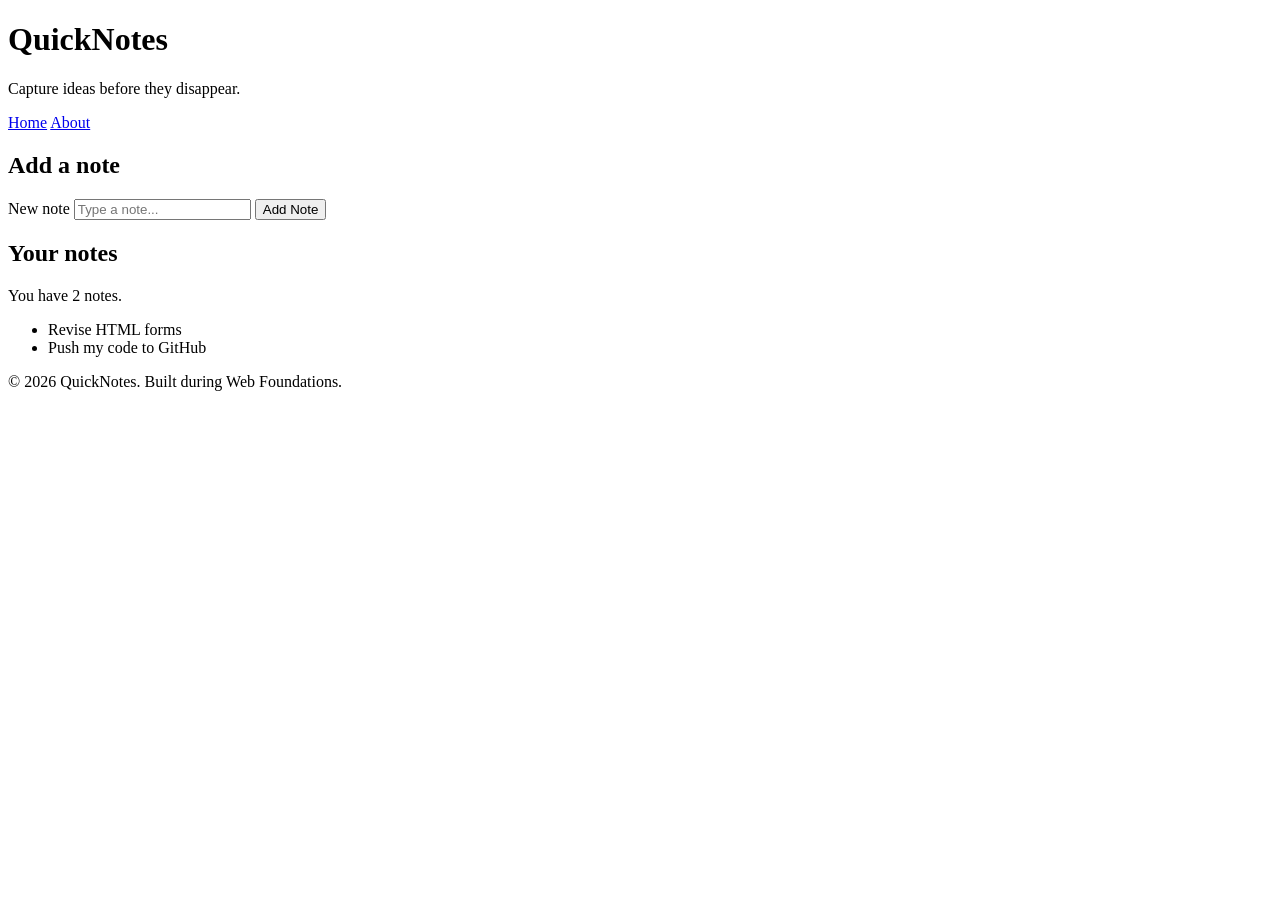
<file: day1/index.html>
<!DOCTYPE html>
<html lang="en">
  <head>
    <meta charset="UTF-8" />
    <meta name="viewport" content="width=device-width, initial-scale=1.0" />
    <title>QuickNotes</title>
  </head>
  <body>
    <header>
      <h1>QuickNotes</h1>
      <p>Capture ideas before they disappear.</p>
      <nav>
        <a href="index.html">Home</a>
        <a href="about.html">About</a>
      </nav>
    </header>

    <main>
      <section>
        <h2>Add a note</h2>
        <form id="note-form">
          <label for="note-input">New note</label>
          <input type="text" id="note-input" placeholder="Type a note..." />
          <button type="submit">Add Note</button>
        </form>
      </section>

      <section>
        <h2>Your notes</h2>
        <p id="note-count">You have 2 notes.</p>
        <ul id="notes-list">
          <li>Revise HTML forms</li>
          <li>Push my code to GitHub</li>
        </ul>
      </section>
    </main>

    <footer>
      <p>&copy; 2026 QuickNotes. Built during Web Foundations.</p>
    </footer>
  </body>
</html>
</file>
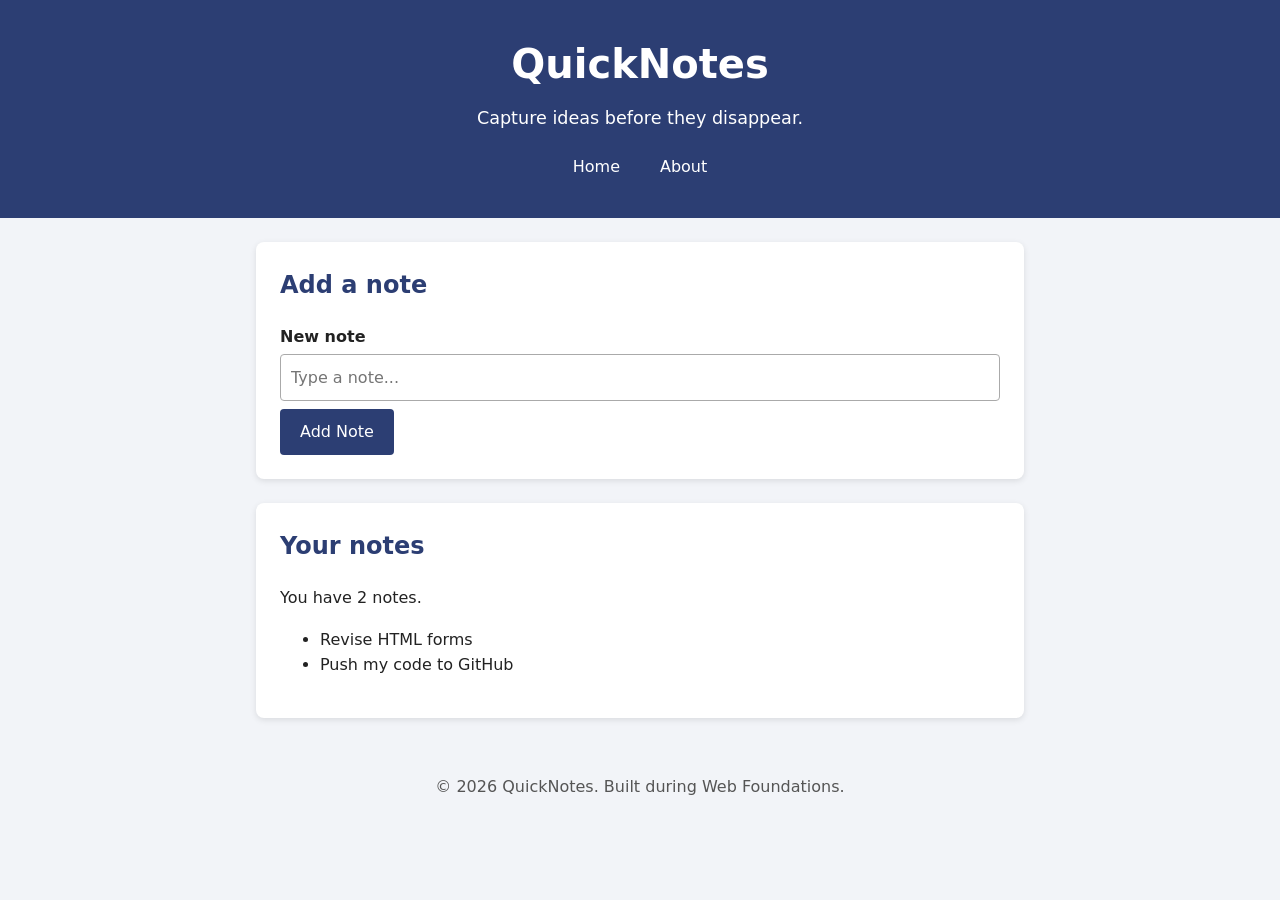
<file: day2/index.html>
<!DOCTYPE html>
<html lang="en">
  <head>
    <meta charset="UTF-8" />
    <meta name="viewport" content="width=device-width, initial-scale=1.0" />
    <title>QuickNotes</title>
    <link rel="stylesheet" href="style.css" />
  </head>
  <body>
    <header>
      <h1>QuickNotes</h1>
      <p>Capture ideas before they disappear.</p>
      <nav>
        <a href="index.html">Home</a>
        <a href="about.html">About</a>
      </nav>
    </header>

    <main>
      <section>
        <h2>Add a note</h2>
        <form id="note-form">
          <label for="note-input">New note</label>
          <input type="text" id="note-input" placeholder="Type a note..." />
          <button type="submit">Add Note</button>
        </form>
      </section>

      <section>
        <h2>Your notes</h2>
        <p id="note-count">You have 2 notes.</p>
        <ul id="notes-list">
          <li>Revise HTML forms</li>
          <li>Push my code to GitHub</li>
        </ul>
      </section>
    </main>

    <footer>
      <p>&copy; 2026 QuickNotes. Built during Web Foundations.</p>
    </footer>
  </body>
</html>
</file>
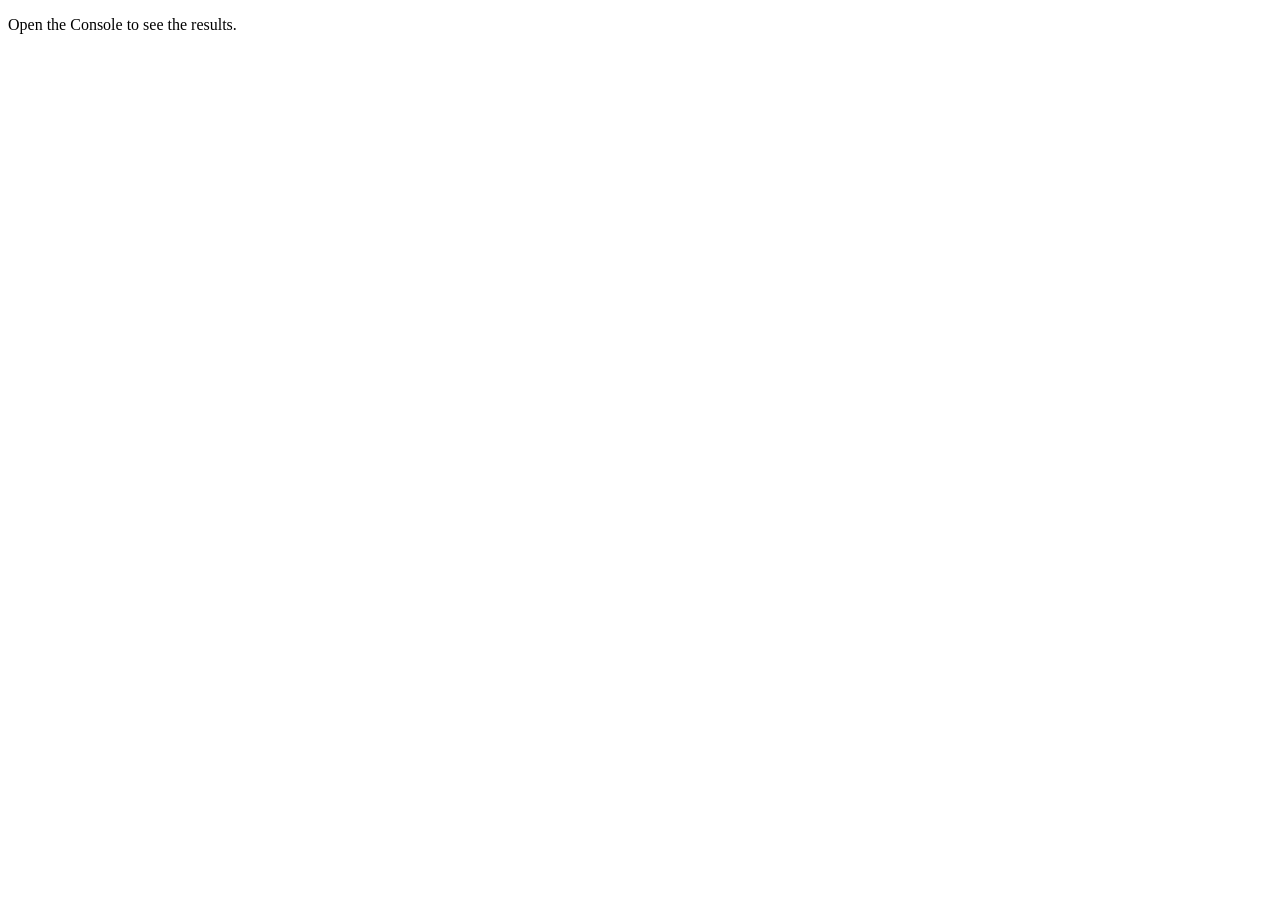
<file: day3/index.html>
<!DOCTYPE html>
<html lang="en">
  <head>
    <meta charset="UTF-8" />
    <meta name="viewport" content="width=device-width, initial-scale=1.0" />
    <title>Notes Toolkit</title>
    <script src="script.js" defer></script>
  </head>
  <body>
    <p>Open the Console to see the results.</p>
  </body>
</html>
</file>
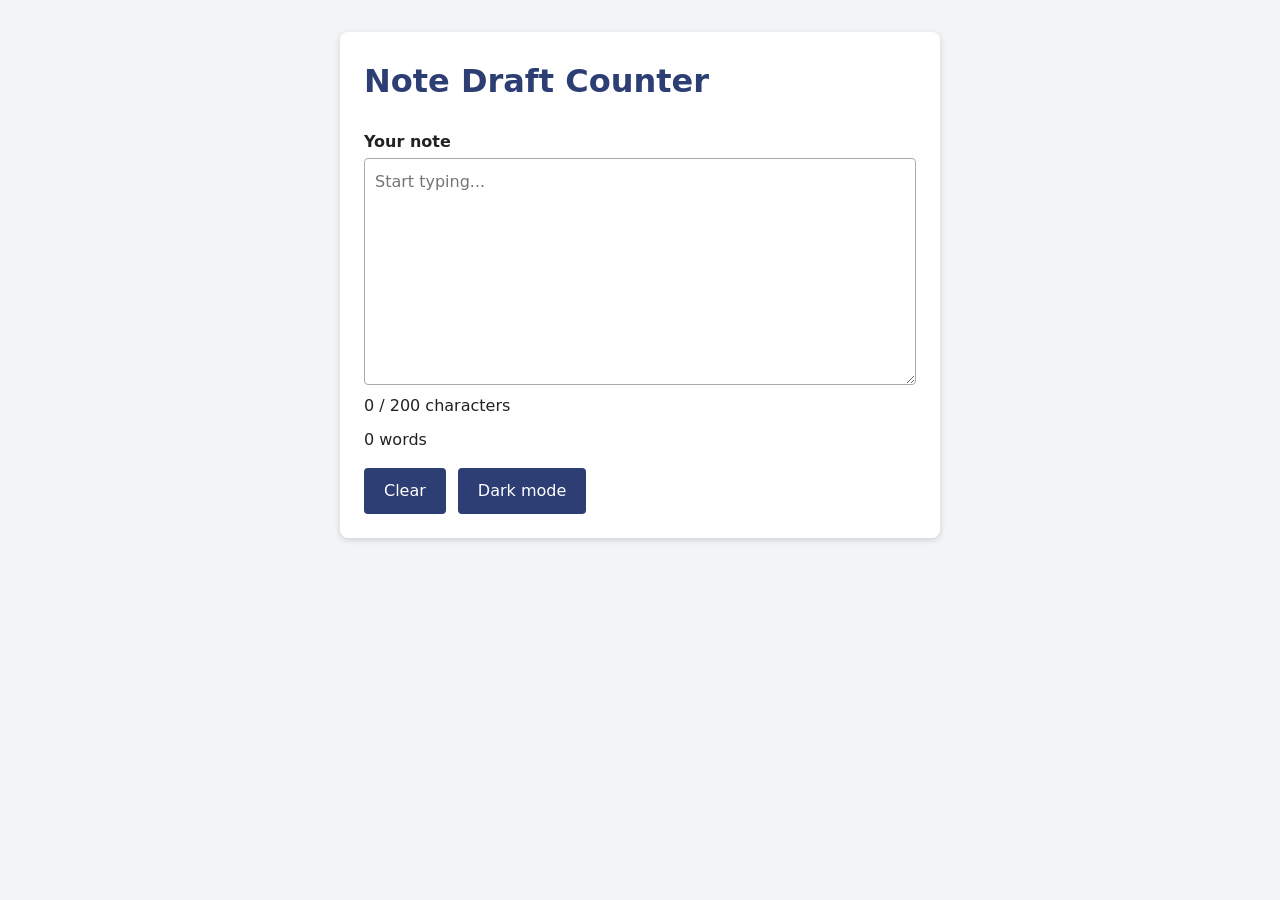
<file: day4/index.html>
<!DOCTYPE html>
<html lang="en">
  <head>
    <meta charset="UTF-8" />
    <meta name="viewport" content="width=device-width, initial-scale=1.0" />
    <title>Note Draft Counter</title>
    <link rel="stylesheet" href="style.css" />
    <script src="script.js" defer></script>
  </head>
  <body>
    <main>
      <h1>Note Draft Counter</h1>

      <label for="note-text">Your note</label>
      <textarea id="note-text" rows="8" placeholder="Start typing..."></textarea>

      <p id="char-count">0 / 200 characters</p>
      <p id="word-count">0 words</p>

      <div class="buttons">
        <button id="clear-btn" type="button">Clear</button>
        <button id="theme-toggle" type="button">Dark mode</button>
      </div>
    </main>
  </body>
</html>
</file>
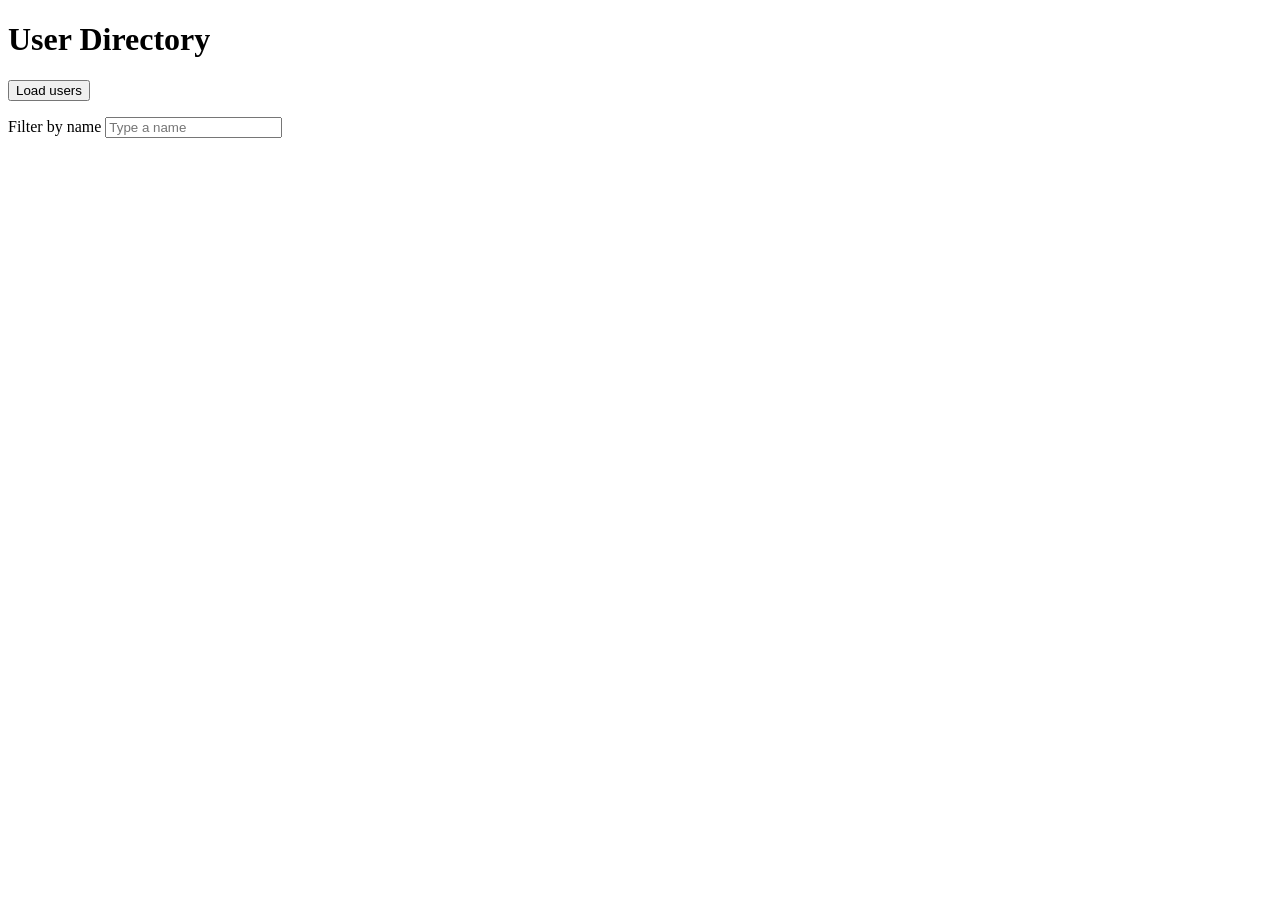
<file: day5/index.html>
<!DOCTYPE html>
<html lang="en">
<head>
  <meta charset="UTF-8">
  <meta name="viewport" content="width=device-width, initial-scale=1.0">
  <title>User Directory</title>
  <script src="users.js" defer></script>
</head>
<body>
  <h1>User Directory</h1>

  <button id="load-users">Load users</button>

  <p>
    <label for="filter-input">Filter by name</label>
    <input type="text" id="filter-input" placeholder="Type a name">
  </p>

  <p id="status"></p>
  <ul id="users-list"></ul>
</body>
</html>
</file>
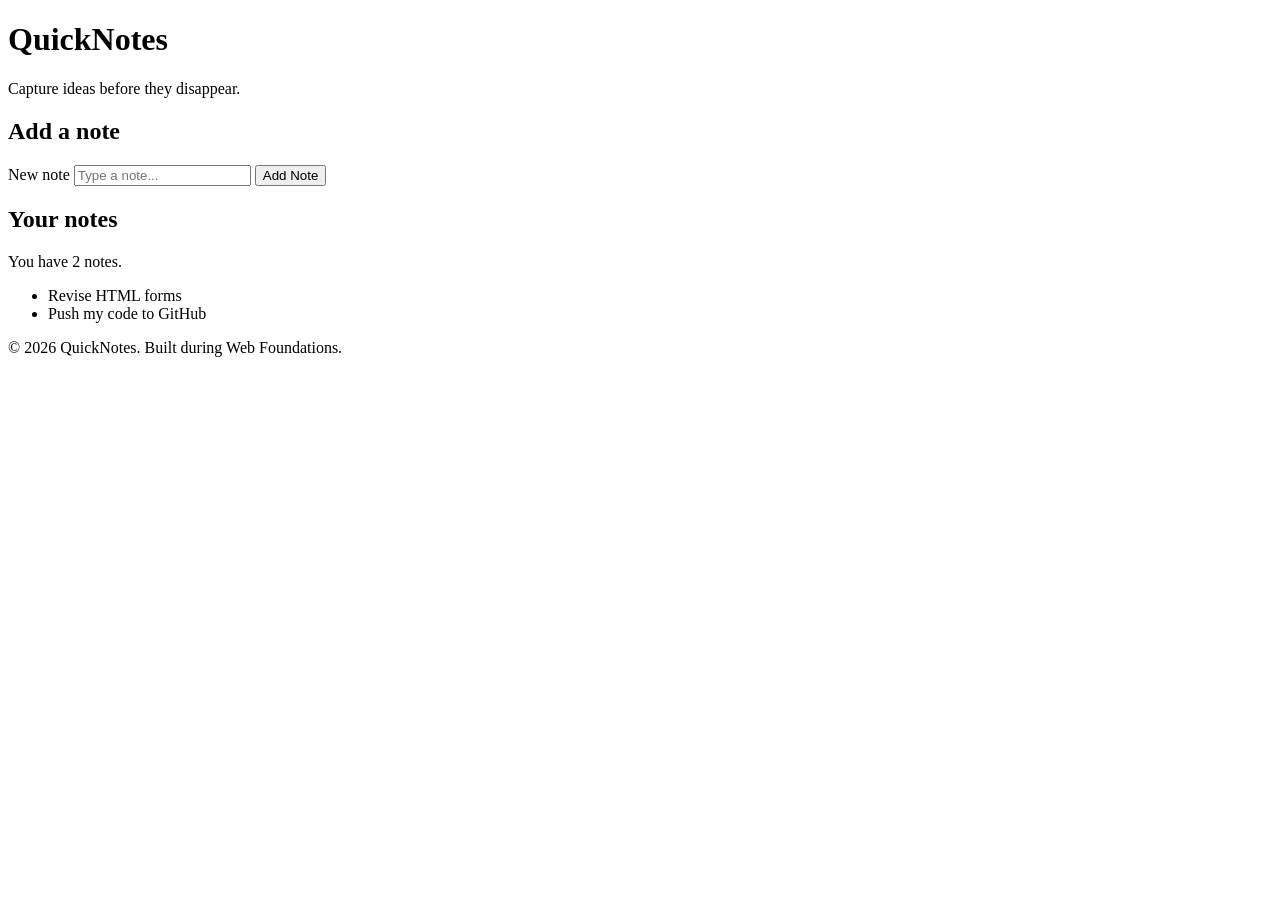
<file: practice/quicknotes-day1/index.html>
<!DOCTYPE html>
<html lang="en">
  <head>
    <meta charset="UTF-8" />
    <meta name="viewport" content="width=device-width, initial-scale=1.0" />
    <title>QuickNotes</title>
  </head>
  <body>
    <header>
      <h1>QuickNotes</h1>
      <p>Capture ideas before they disappear.</p>
    </header>
 
    <main>
      <section>
        <h2>Add a note</h2>
        <form id="note-form">
          <label for="note-input">New note</label>
          <input type="text" id="note-input" placeholder="Type a note..." />
          <button type="submit">Add Note</button>
        </form>
      </section>
 
      <section>
        <h2>Your notes</h2>
        <p id="note-count">You have 2 notes.</p>
        <ul id="notes-list">
          <li>Revise HTML forms</li>
          <li>Push my code to GitHub</li>
        </ul>
      </section>
    </main>
 
    <footer>
      <p>&copy; 2026 QuickNotes. Built during Web Foundations.</p>
    </footer>
  </body>
</html>
</file>
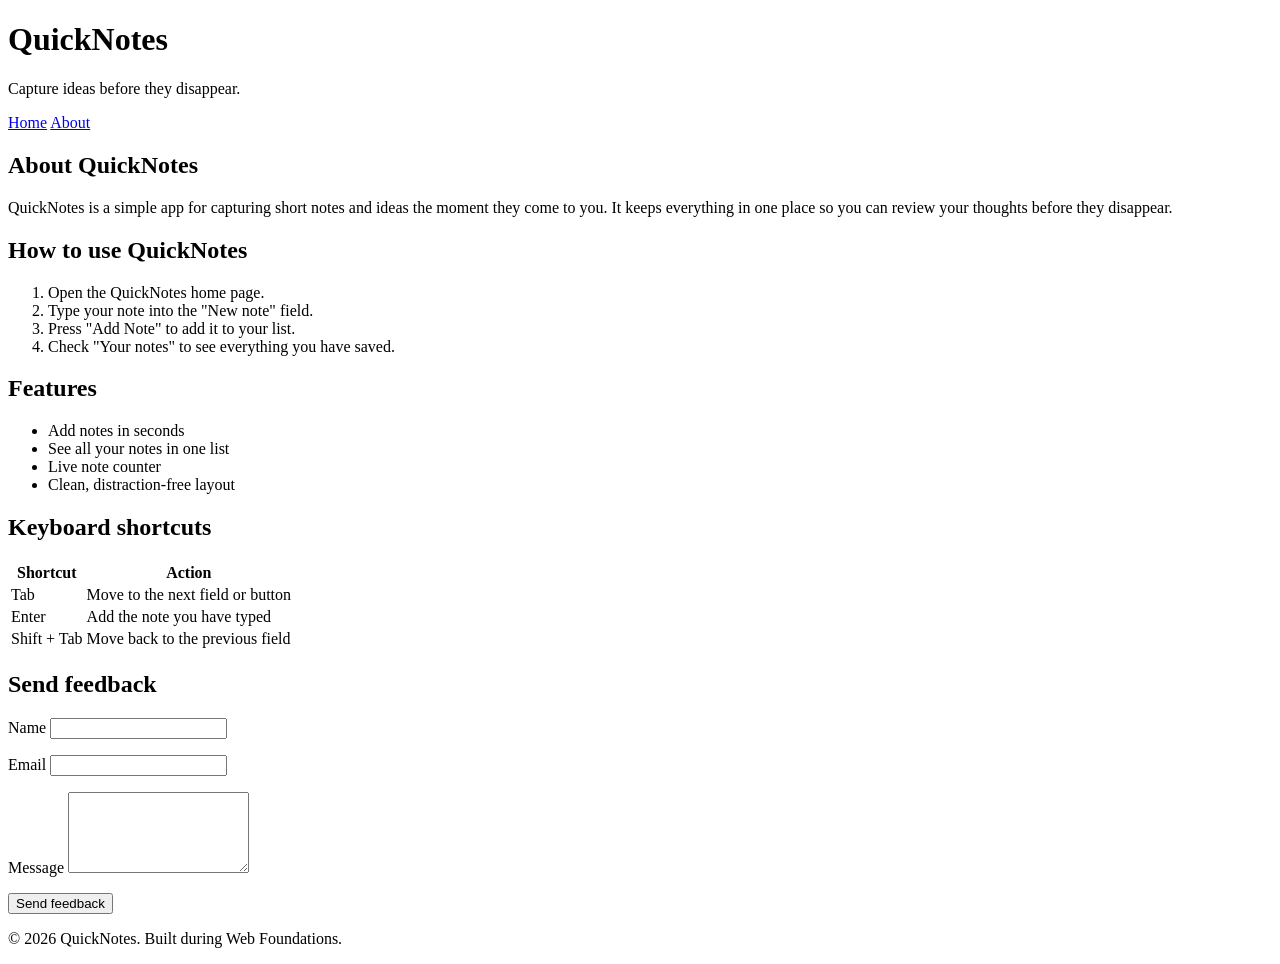
<file: day1/about.html>
<!DOCTYPE html>
<html lang="en">
  <head>
    <meta charset="UTF-8" />
    <meta name="viewport" content="width=device-width, initial-scale=1.0" />
    <title>About QuickNotes</title>
  </head>
  <body>
    <header>
      <h1>QuickNotes</h1>
      <p>Capture ideas before they disappear.</p>
      <nav>
        <a href="index.html">Home</a>
        <a href="about.html">About</a>
      </nav>
    </header>

    <main>
      <h2>About QuickNotes</h2>
      <p>
        QuickNotes is a simple app for capturing short notes and ideas the
        moment they come to you. It keeps everything in one place so you can
        review your thoughts before they disappear.
      </p>

      <section>
        <h2>How to use QuickNotes</h2>
        <ol>
          <li>Open the QuickNotes home page.</li>
          <li>Type your note into the "New note" field.</li>
          <li>Press "Add Note" to add it to your list.</li>
          <li>Check "Your notes" to see everything you have saved.</li>
        </ol>
      </section>

      <section>
        <h2>Features</h2>
        <ul>
          <li>Add notes in seconds</li>
          <li>See all your notes in one list</li>
          <li>Live note counter</li>
          <li>Clean, distraction-free layout</li>
        </ul>
      </section>

      <section>
        <h2>Keyboard shortcuts</h2>
        <table>
          <thead>
            <tr>
              <th>Shortcut</th>
              <th>Action</th>
            </tr>
          </thead>
          <tbody>
            <tr>
              <td>Tab</td>
              <td>Move to the next field or button</td>
            </tr>
            <tr>
              <td>Enter</td>
              <td>Add the note you have typed</td>
            </tr>
            <tr>
              <td>Shift + Tab</td>
              <td>Move back to the previous field</td>
            </tr>
          </tbody>
        </table>
      </section>

      <section>
        <h2>Send feedback</h2>
        <form action="#" method="post">
          <p>
            <label for="feedback-name">Name</label>
            <input type="text" id="feedback-name" name="name" required />
          </p>
          <p>
            <label for="feedback-email">Email</label>
            <input type="email" id="feedback-email" name="email" required />
          </p>
          <p>
            <label for="feedback-message">Message</label>
            <textarea
              id="feedback-message"
              name="message"
              rows="5"
              required
            ></textarea>
          </p>
          <button type="submit">Send feedback</button>
        </form>
      </section>
    </main>

    <footer>
      <p>&copy; 2026 QuickNotes. Built during Web Foundations.</p>
    </footer>
  </body>
</html>
</file>
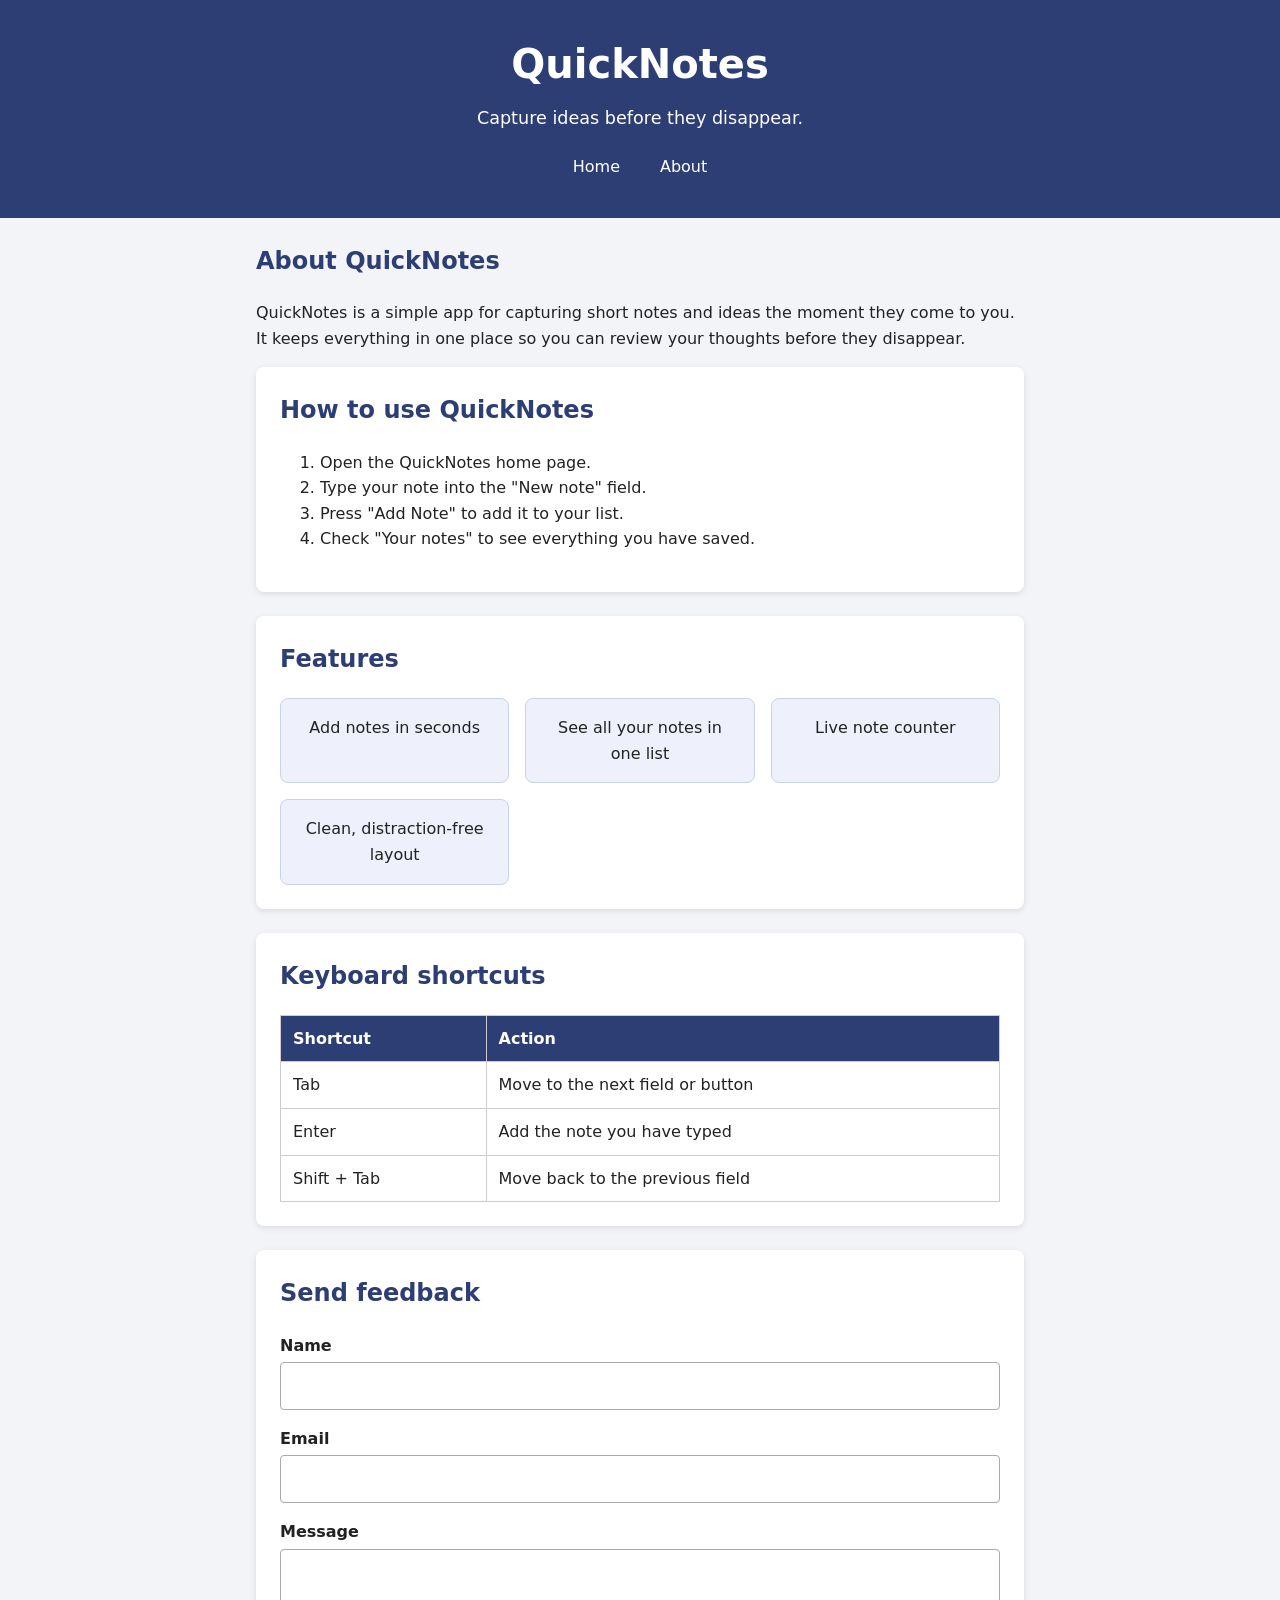
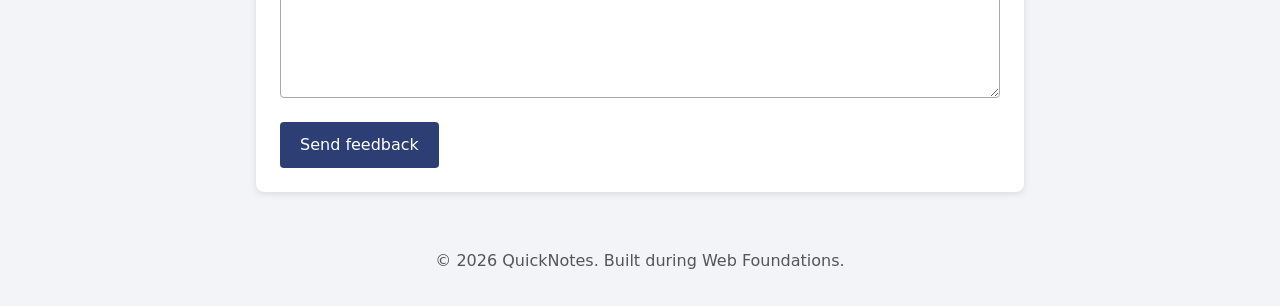
<file: day2/about.html>
<!DOCTYPE html>
<html lang="en">
  <head>
    <meta charset="UTF-8" />
    <meta name="viewport" content="width=device-width, initial-scale=1.0" />
    <title>About QuickNotes</title>
    <link rel="stylesheet" href="style.css" />
  </head>
  <body>
    <header>
      <h1>QuickNotes</h1>
      <p>Capture ideas before they disappear.</p>
      <nav>
        <a href="index.html">Home</a>
        <a href="about.html">About</a>
      </nav>
    </header>

    <main>
      <h2>About QuickNotes</h2>
      <p>
        QuickNotes is a simple app for capturing short notes and ideas the
        moment they come to you. It keeps everything in one place so you can
        review your thoughts before they disappear.
      </p>

      <section>
        <h2>How to use QuickNotes</h2>
        <ol>
          <li>Open the QuickNotes home page.</li>
          <li>Type your note into the "New note" field.</li>
          <li>Press "Add Note" to add it to your list.</li>
          <li>Check "Your notes" to see everything you have saved.</li>
        </ol>
      </section>

      <section>
        <h2>Features</h2>
        <ul class="features">
          <li>Add notes in seconds</li>
          <li>See all your notes in one list</li>
          <li>Live note counter</li>
          <li>Clean, distraction-free layout</li>
        </ul>
      </section>

      <section>
        <h2>Keyboard shortcuts</h2>
        <table>
          <thead>
            <tr>
              <th>Shortcut</th>
              <th>Action</th>
            </tr>
          </thead>
          <tbody>
            <tr>
              <td>Tab</td>
              <td>Move to the next field or button</td>
            </tr>
            <tr>
              <td>Enter</td>
              <td>Add the note you have typed</td>
            </tr>
            <tr>
              <td>Shift + Tab</td>
              <td>Move back to the previous field</td>
            </tr>
          </tbody>
        </table>
      </section>

      <section>
        <h2>Send feedback</h2>
        <form action="#" method="post">
          <p>
            <label for="feedback-name">Name</label>
            <input type="text" id="feedback-name" name="name" required />
          </p>
          <p>
            <label for="feedback-email">Email</label>
            <input type="email" id="feedback-email" name="email" required />
          </p>
          <p>
            <label for="feedback-message">Message</label>
            <textarea
              id="feedback-message"
              name="message"
              rows="5"
              required
            ></textarea>
          </p>
          <button type="submit">Send feedback</button>
        </form>
      </section>
    </main>

    <footer>
      <p>&copy; 2026 QuickNotes. Built during Web Foundations.</p>
    </footer>
  </body>
</html>
</file>
<file: day2/style.css>
/* ---------- Reset and base ---------- */
*,
*::before,
*::after {
  box-sizing: border-box;
}

body {
  margin: 0;
  font-family: system-ui, -apple-system, "Segoe UI", Roboto, sans-serif;
  line-height: 1.6;
  color: #222;
  background-color: #f2f4f8;
}

/* ---------- Header ---------- */
header {
  background-color: #2c3e73;
  color: #fff;
  text-align: center;
  padding: 32px 16px;
}

header h1 {
  margin: 0 0 8px;
  font-size: 2.5rem;
}

header p {
  margin: 0 0 16px;
  font-size: 1.1rem;
}

/* ---------- Navigation (Flexbox) ---------- */
nav {
  display: flex;
  justify-content: center;
  gap: 16px;
}

nav a {
  color: #fff;
  text-decoration: none;
  padding: 6px 12px;
  border-radius: 4px;
  transition: background-color 0.3s ease, color 0.3s ease;
}

nav a:hover,
nav a:focus {
  background-color: #fff;
  color: #2c3e73;
}

/* ---------- Main and section cards ---------- */
main {
  max-width: 800px;
  margin: 24px auto;
  padding: 0 16px;
}

main section {
  background-color: #fff;
  padding: 24px;
  margin-bottom: 24px;
  border-radius: 8px;
  box-shadow: 0 2px 6px rgba(0, 0, 0, 0.1);
}

main h2 {
  margin-top: 0;
  color: #2c3e73;
}

/* ---------- Features list (CSS Grid) ---------- */
.features {
  list-style: none;
  margin: 0;
  padding: 0;
  display: grid;
  grid-template-columns: repeat(auto-fit, minmax(180px, 1fr));
  gap: 16px;
}

.features li {
  background-color: #eef1fb;
  border: 1px solid #c9d1ee;
  border-radius: 8px;
  padding: 16px;
  text-align: center;
}

/* ---------- Shortcuts table ---------- */
table {
  width: 100%;
  border-collapse: collapse;
}

th,
td {
  border: 1px solid #ccc;
  padding: 10px 12px;
  text-align: left;
}

th {
  background-color: #2c3e73;
  color: #fff;
}

/* ---------- Forms ---------- */
form p {
  margin: 0 0 16px;
}

label {
  display: block;
  margin-bottom: 4px;
  font-weight: 600;
}

input[type="text"],
input[type="email"],
textarea {
  display: block;
  width: 100%;
  padding: 10px;
  font: inherit;
  border: 1px solid #aaa;
  border-radius: 4px;
}

input[type="text"]:focus,
input[type="email"]:focus,
textarea:focus {
  outline: 2px solid #2c3e73;
  border-color: #2c3e73;
}

/* ---------- Buttons ---------- */
button {
  margin-top: 8px;
  padding: 10px 20px;
  font: inherit;
  color: #fff;
  background-color: #2c3e73;
  border: none;
  border-radius: 4px;
  cursor: pointer;
  transition: background-color 0.3s ease, transform 0.2s ease;
}

button:hover {
  background-color: #1d2a52;
  transform: translateY(-2px);
}

/* ---------- Footer ---------- */
footer {
  text-align: center;
  padding: 16px;
  color: #555;
}

/* ---------- Small screens ---------- */
@media (max-width: 600px) {
  header {
    padding: 16px 12px;
  }

  header h1 {
    font-size: 1.6rem;
  }

  header p {
    font-size: 0.95rem;
  }

  main section {
    padding: 16px;
  }
}
</file>
<file: day4/style.css>
:root {
  --bg: #f2f4f8;
  --text: #222222;
  --card-bg: #ffffff;
  --border: #aaaaaa;
  --accent: #2c3e73;
  --accent-hover: #1d2a52;
  --button-text: #ffffff;
}

body.dark {
  --bg: #14171f;
  --text: #e6e8ee;
  --card-bg: #1f2430;
  --border: #4a5166;
  --accent: #7f9cf5;
  --accent-hover: #a3b8fa;
  --button-text: #14171f;
}

*,
*::before,
*::after {
  box-sizing: border-box;
}

body {
  margin: 0;
  font-family: system-ui, -apple-system, "Segoe UI", Roboto, sans-serif;
  line-height: 1.6;
  background-color: var(--bg);
  color: var(--text);
  transition: background-color 0.3s ease, color 0.3s ease;
}

main {
  max-width: 600px;
  margin: 32px auto;
  padding: 24px;
  background-color: var(--card-bg);
  border-radius: 8px;
  box-shadow: 0 2px 6px rgba(0, 0, 0, 0.15);
}

h1 {
  margin-top: 0;
  color: var(--accent);
}

label {
  display: block;
  margin-bottom: 4px;
  font-weight: 600;
}

textarea {
  display: block;
  width: 100%;
  padding: 10px;
  font: inherit;
  color: var(--text);
  background-color: var(--card-bg);
  border: 1px solid var(--border);
  border-radius: 4px;
  resize: vertical;
}

textarea:focus {
  outline: 2px solid var(--accent);
}

#char-count,
#word-count {
  margin: 8px 0 0;
}

/* Counter states */
.warning {
  color: orange;
}

.over {
  color: red;
  font-weight: bold;
}

.buttons {
  display: flex;
  gap: 12px;
  margin-top: 16px;
}

button {
  padding: 10px 20px;
  font: inherit;
  color: var(--button-text);
  background-color: var(--accent);
  border: none;
  border-radius: 4px;
  cursor: pointer;
  transition: background-color 0.3s ease, transform 0.2s ease;
}

button:hover {
  background-color: var(--accent-hover);
  transform: translateY(-2px);
}
</file>
